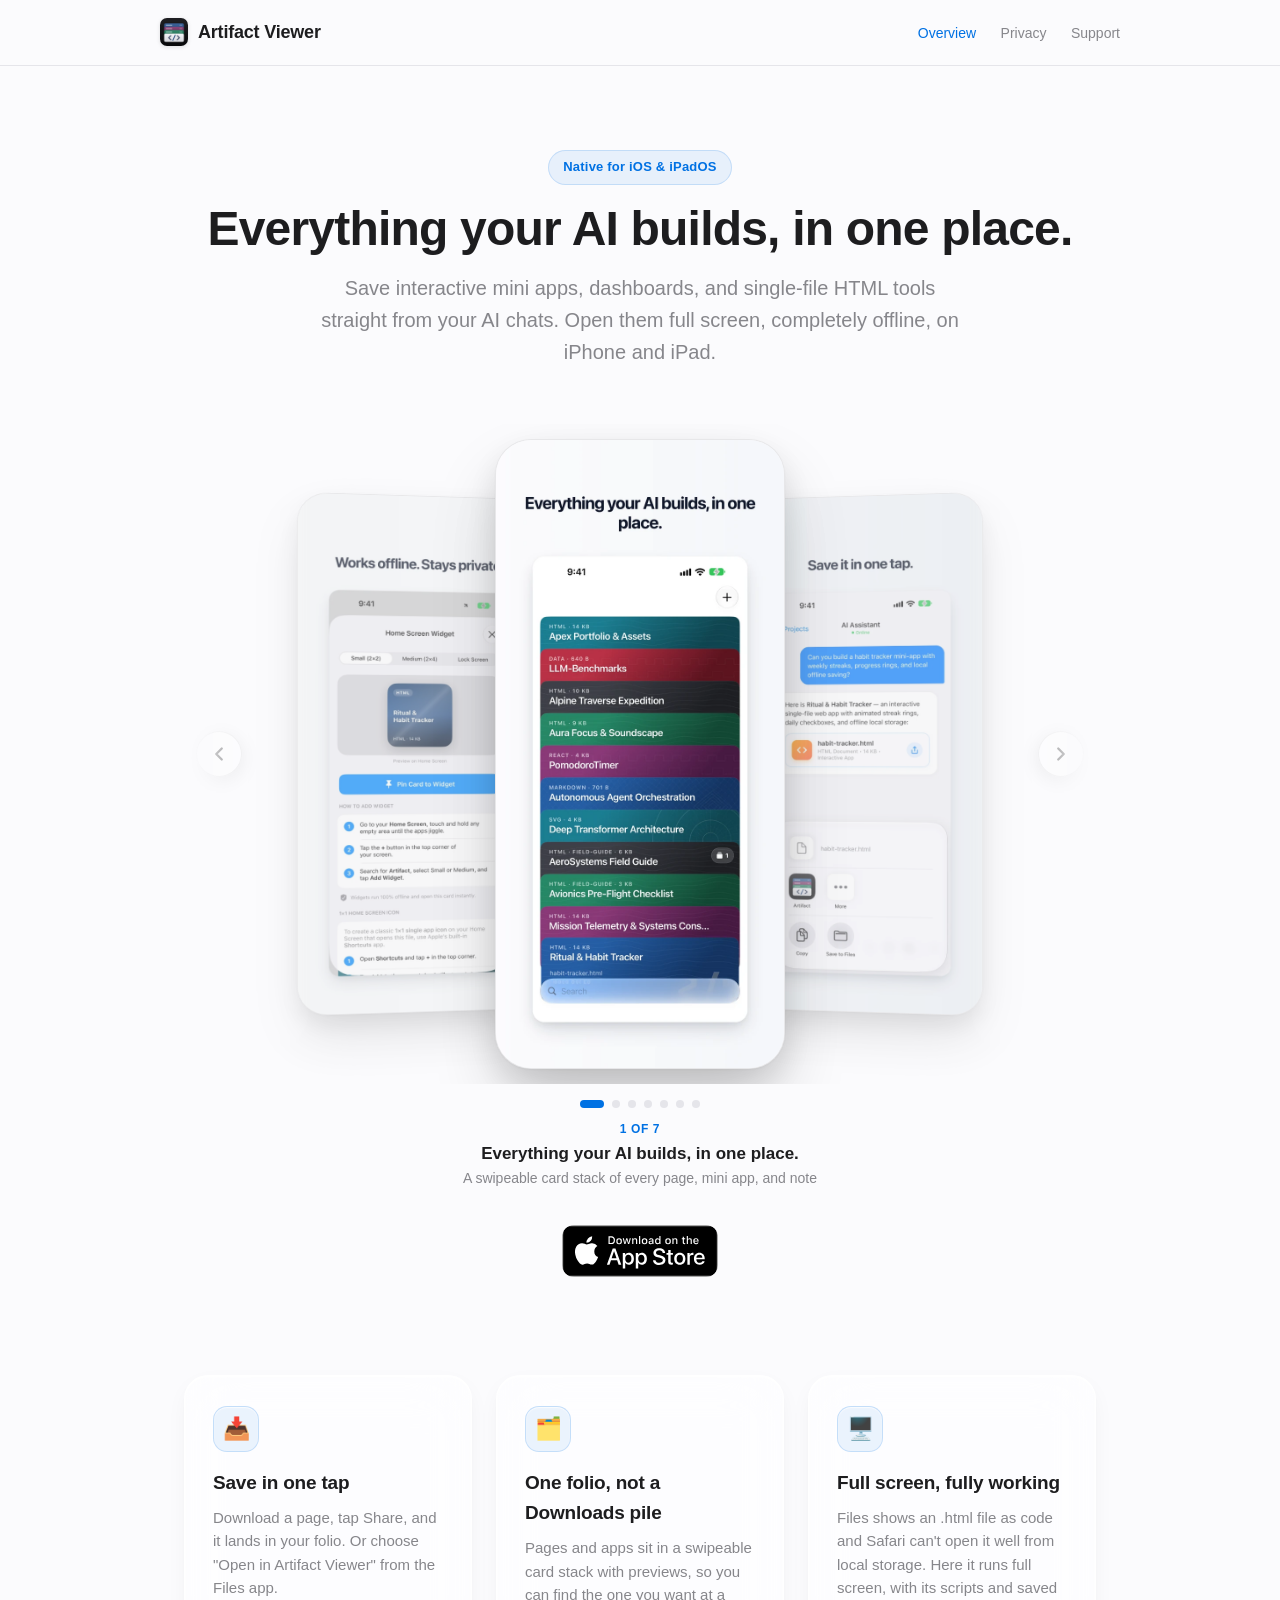
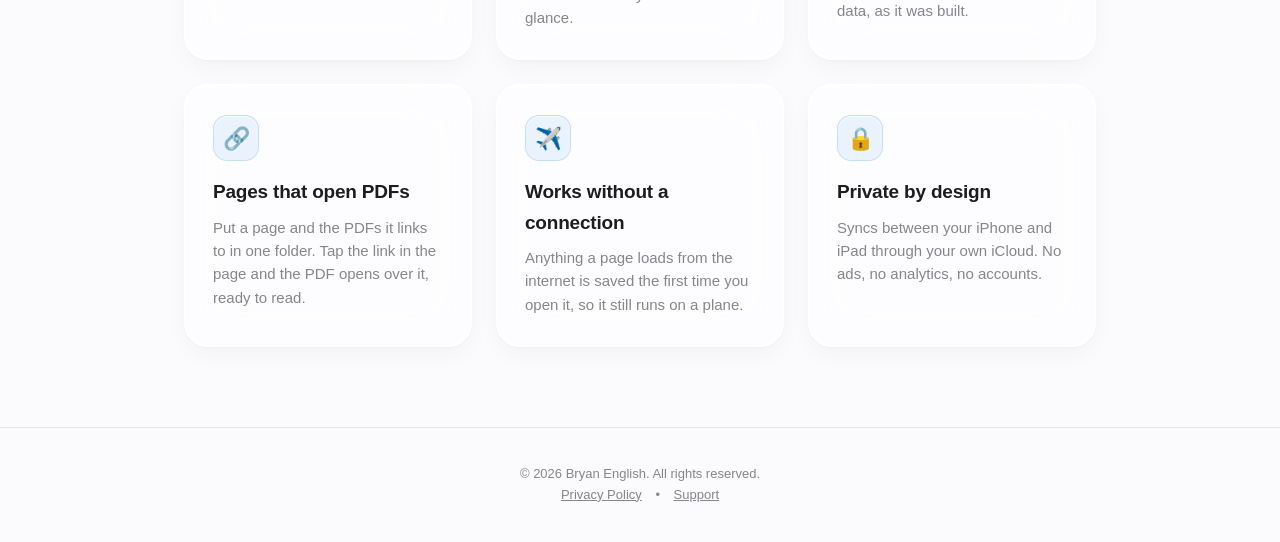
<file: index.html>
<!DOCTYPE html>
<html lang="en">
<head>
  <meta charset="UTF-8">
  <meta name="viewport" content="width=device-width, initial-scale=1.0">
  <title>Artifact Viewer — The Folio for Your AI-Made Artifacts</title>
  <meta name="description" content="Save the web pages and mini apps AI assistants build for you, keep them in one folio, and open them full screen offline on iPhone and iPad.">
  <link rel="stylesheet" href="style.css?v=20261029e">
  <style>
    .carousel-wrapper {
      position: relative;
      width: 100%;
      max-width: 960px;
      height: 660px;
      margin: 1.5rem auto 1rem;
      display: flex;
      align-items: center;
      justify-content: center;
      -webkit-mask-image: linear-gradient(to right, transparent 0%, black 14%, black 86%, transparent 100%);
      mask-image: linear-gradient(to right, transparent 0%, black 14%, black 86%, transparent 100%);
      overflow: visible;
    }
    .carousel-stage {
      position: relative;
      width: 100%;
      height: 100%;
      perspective: 1200px;
      transform-style: preserve-3d;
      display: flex;
      align-items: center;
      justify-content: center;
    }
    .carousel-slide {
      position: absolute;
      top: 50%;
      left: 50%;
      width: 290px;
      aspect-ratio: 1320 / 2868;
      border-radius: 36px;
      overflow: hidden;
      background: #fbfbfd;
      border: 1px solid rgba(0, 0, 0, 0.08);
      box-shadow: 0 1px 3px rgba(0, 0, 0, 0.04), 0 12px 28px rgba(0, 0, 0, 0.08), 0 28px 56px -6px rgba(0, 0, 0, 0.16);
      transition: transform 0.5s cubic-bezier(0.25, 1, 0.5, 1), opacity 0.45s ease, filter 0.45s ease, box-shadow 0.45s ease;
      user-select: none;
      cursor: pointer;
    }
    .carousel-slide picture, .carousel-slide img {
      display: block;
      width: 100%;
      height: 100%;
      object-fit: cover;
      pointer-events: none;
    }
    .carousel-slide.center {
      z-index: 10;
      opacity: 1;
      transform: translate(-50%, -50%) scale(1) translateZ(0);
      cursor: default;
      box-shadow: 0 1px 3px rgba(0, 0, 0, 0.04), 0 14px 34px rgba(0, 0, 0, 0.1), 0 36px 72px -8px rgba(0, 0, 0, 0.2);
    }
    .carousel-slide.left-1 {
      z-index: 5;
      opacity: 0.68;
      transform: translate(calc(-50% - 220px), -50%) scale(0.82) rotateY(7deg);
      filter: brightness(0.96);
    }
    .carousel-slide.right-1 {
      z-index: 5;
      opacity: 0.68;
      transform: translate(calc(-50% + 220px), -50%) scale(0.82) rotateY(-7deg);
      filter: brightness(0.96);
    }
    .carousel-slide.left-2, .carousel-slide.right-2 {
      z-index: 2;
      opacity: 0;
      pointer-events: none;
    }
    .carousel-slide.left-2 {
      transform: translate(calc(-50% - 360px), -50%) scale(0.68) rotateY(12deg);
    }
    .carousel-slide.right-2 {
      transform: translate(calc(-50% + 360px), -50%) scale(0.68) rotateY(-12deg);
    }
    .carousel-slide.hidden-far {
      z-index: 1;
      opacity: 0;
      transform: translate(-50%, -50%) scale(0.5);
      pointer-events: none;
    }
    @media (max-width: 640px) {
      .carousel-wrapper {
        height: 540px;
        -webkit-mask-image: linear-gradient(to right, transparent 0%, black 10%, black 90%, transparent 100%);
        mask-image: linear-gradient(to right, transparent 0%, black 10%, black 90%, transparent 100%);
      }
      .carousel-slide {
        width: min(240px, 68vw);
        border-radius: 30px;
      }
      .carousel-slide.left-1 {
        transform: translate(calc(-50% - 150px), -50%) scale(0.8) rotateY(6deg);
        opacity: 0.55;
      }
      .carousel-slide.right-1 {
        transform: translate(calc(-50% + 150px), -50%) scale(0.8) rotateY(-6deg);
        opacity: 0.55;
      }
      .carousel-slide.left-2 {
        transform: translate(calc(-50% - 260px), -50%) scale(0.65) rotateY(10deg);
      }
      .carousel-slide.right-2 {
        transform: translate(calc(-50% + 260px), -50%) scale(0.65) rotateY(-10deg);
      }
    }
  </style>
</head>
<body>
  <header>
    <div class="nav-container">
      <a href="index.html" class="brand">
        <img src="app-icon.png" alt="Artifact Viewer" class="brand-icon" width="28" height="28">
        <span>Artifact Viewer</span>
      </a>
      <nav>
        <a href="index.html" class="active">Overview</a>
        <a href="privacy.html">Privacy</a>
        <a href="support.html">Support</a>
      </nav>
    </div>
  </header>

  <main>
    <section class="hero">
      <span class="hero-tag">Native for iOS &amp; iPadOS</span>
      <h1>Everything your AI builds, in one place.</h1>
      <p>Save interactive mini apps, dashboards, and single-file HTML tools straight from your AI chats. Open them full screen, completely offline, on iPhone and iPad.</p>
      <div class="carousel-wrapper" aria-label="Artifact Viewer feature screenshots">
        <button class="carousel-nav prev" id="carouselPrev" aria-label="Previous screenshot" type="button">
          <svg width="22" height="22" viewBox="0 0 24 24" fill="none" stroke="currentColor" stroke-width="2.5" stroke-linecap="round" stroke-linejoin="round"><polyline points="15 18 9 12 15 6"></polyline></svg>
        </button>
        
        <div class="carousel-stage" id="carouselStage" tabindex="0" role="region" aria-roledescription="carousel" aria-label="Artifact Viewer feature showcase">
          <div class="carousel-slide center" data-index="0" data-title="Everything your AI builds, in one place." data-subtitle="A swipeable card stack of every page, mini app, and note">
            <picture>
              <source srcset="frames/frame-1.webp" type="image/webp">
              <img src="frames/frame-1.png" alt="Everything your AI builds, in one place. Artifact Viewer folio stack." loading="eager" width="330" height="717">
            </picture>
          </div>
          <div class="carousel-slide right-1" data-index="1" data-title="Save it in one tap." data-subtitle="Save HTML files directly from AI chat conversations via Share Sheet">
            <picture>
              <source srcset="frames/frame-2.webp" type="image/webp">
              <img src="frames/frame-2.png" alt="Save it in one tap. Native iOS Share Sheet integration." loading="lazy" width="330" height="717">
            </picture>
          </div>
          <div class="carousel-slide right-2" data-index="2" data-title="Or open it from Files." data-subtitle="Choose Open With Artifact directly inside the iOS Files app">
            <picture>
              <source srcset="frames/frame-3.webp" type="image/webp">
              <img src="frames/frame-3.png" alt="Or open it from Files. Files app integration." loading="lazy" width="330" height="717">
            </picture>
          </div>
          <div class="carousel-slide hidden-far" data-index="3" data-title="Full screen. Fully working." data-subtitle="Live interactive charts, filters, and state saved locally">
            <picture>
              <source srcset="frames/frame-4.webp" type="image/webp">
              <img src="frames/frame-4.png" alt="Full screen. Fully working. Apex Portfolio interactive dashboard." loading="lazy" width="330" height="717">
            </picture>
          </div>
          <div class="carousel-slide hidden-far" data-index="4" data-title="Pages that open PDFs." data-subtitle="Pages link directly to sibling PDFs and documents">
            <picture>
              <source srcset="frames/frame-5.webp" type="image/webp">
              <img src="frames/frame-5.png" alt="Pages that open PDFs. Field guide linked to operations manual." loading="lazy" width="330" height="717">
            </picture>
          </div>
          <div class="carousel-slide left-2" data-index="5" data-title="Read it right there." data-subtitle="Built-in PDF reader with centered Table of Contents and pill navigation">
            <picture>
              <source srcset="frames/frame-6.webp" type="image/webp">
              <img src="frames/frame-6.png" alt="Read it right there. Native PDF viewer with Table of Contents." loading="lazy" width="330" height="717">
            </picture>
          </div>
          <div class="carousel-slide left-1" data-index="6" data-title="Works offline. Stays private." data-subtitle="Cached offline storage, home screen widgets, and zero tracking">
            <picture>
              <source srcset="frames/frame-7.webp" type="image/webp">
              <img src="frames/frame-7.png" alt="Works offline. Stays private. Offline support and widgets." loading="lazy" width="330" height="717">
            </picture>
          </div>
        </div>

        <button class="carousel-nav next" id="carouselNext" aria-label="Next screenshot" type="button">
          <svg width="22" height="22" viewBox="0 0 24 24" fill="none" stroke="currentColor" stroke-width="2.5" stroke-linecap="round" stroke-linejoin="round"><polyline points="9 18 15 12 9 6"></polyline></svg>
        </button>
      </div>

      <div class="carousel-indicators">
        <div class="carousel-dots" id="carouselDots" role="tablist" aria-label="Select screenshot">
          <button class="dot active" role="tab" aria-selected="true" aria-label="Slide 1: Everything your AI builds" data-index="0"></button>
          <button class="dot" role="tab" aria-selected="false" aria-label="Slide 2: Save it in one tap" data-index="1"></button>
          <button class="dot" role="tab" aria-selected="false" aria-label="Slide 3: Or open it from Files" data-index="2"></button>
          <button class="dot" role="tab" aria-selected="false" aria-label="Slide 4: Full screen. Fully working" data-index="3"></button>
          <button class="dot" role="tab" aria-selected="false" aria-label="Slide 5: Pages that open PDFs" data-index="4"></button>
          <button class="dot" role="tab" aria-selected="false" aria-label="Slide 6: Read it right there" data-index="5"></button>
          <button class="dot" role="tab" aria-selected="false" aria-label="Slide 7: Works offline. Stays private" data-index="6"></button>
        </div>
        <div class="carousel-caption">
          <span class="caption-index" id="captionIndex">1 of 7</span>
          <span class="caption-title" id="captionTitle">Everything your AI builds, in one place.</span>
          <span class="caption-subtitle" id="captionSubtitle">A swipeable card stack of every page, mini app, and note</span>
        </div>
      </div>
      <a href="https://apps.apple.com/us/app/artifact-viewer/id6827463235" class="app-store-link" aria-label="Download on the App Store">
        <img src="app-store-badge.svg" alt="Download on the App Store" class="app-store-badge" width="160" height="54">
      </a>
    </section>

    <section class="features-grid">
      <div class="feature-card">
        <div class="feature-icon">📥</div>
        <h3>Save in one tap</h3>
        <p>Download a page, tap Share, and it lands in your folio. Or choose "Open in Artifact Viewer" from the Files app.</p>
      </div>
      <div class="feature-card">
        <div class="feature-icon">🗂️</div>
        <h3>One folio, not a Downloads pile</h3>
        <p>Pages and apps sit in a swipeable card stack with previews, so you can find the one you want at a glance.</p>
      </div>
      <div class="feature-card">
        <div class="feature-icon">🖥️</div>
        <h3>Full screen, fully working</h3>
        <p>Files shows an .html file as code and Safari can't open it well from local storage. Here it runs full screen, with its scripts and saved data, as it was built.</p>
      </div>
      <div class="feature-card">
        <div class="feature-icon">🔗</div>
        <h3>Pages that open PDFs</h3>
        <p>Put a page and the PDFs it links to in one folder. Tap the link in the page and the PDF opens over it, ready to read.</p>
      </div>
      <div class="feature-card">
        <div class="feature-icon">✈️</div>
        <h3>Works without a connection</h3>
        <p>Anything a page loads from the internet is saved the first time you open it, so it still runs on a plane.</p>
      </div>
      <div class="feature-card">
        <div class="feature-icon">🔒</div>
        <h3>Private by design</h3>
        <p>Syncs between your iPhone and iPad through your own iCloud. No ads, no analytics, no accounts.</p>
      </div>
    </section>
  </main>

  <footer>
    <p>&copy; 2026 Bryan English. All rights reserved.</p>
    <p>
      <a href="privacy.html">Privacy Policy</a> &bull;
      <a href="support.html">Support</a>
    </p>
  </footer>

  <script>
    (function() {
      const stage = document.getElementById('carouselStage');
      const prevBtn = document.getElementById('carouselPrev');
      const nextBtn = document.getElementById('carouselNext');
      const dots = Array.from(document.querySelectorAll('#carouselDots .dot'));
      const slides = Array.from(document.querySelectorAll('.carousel-slide'));
      const captionIndex = document.getElementById('captionIndex');
      const captionTitle = document.getElementById('captionTitle');
      const captionSubtitle = document.getElementById('captionSubtitle');

      if (!stage || !slides.length) return;

      const N = slides.length;
      let currentIndex = 0;

      function render() {
        slides.forEach((slide, i) => {
          // Circular shortest distance from currentIndex
          let offset = (i - currentIndex) % N;
          if (offset > Math.floor(N / 2)) offset -= N;
          if (offset < -Math.floor(N / 2)) offset += N;

          // Clear previous position classes
          slide.classList.remove('center', 'left-1', 'right-1', 'left-2', 'right-2', 'hidden-far');

          if (offset === 0) {
            slide.classList.add('center');
            slide.setAttribute('aria-hidden', 'false');
          } else if (offset === -1) {
            slide.classList.add('left-1');
            slide.setAttribute('aria-hidden', 'false');
          } else if (offset === 1) {
            slide.classList.add('right-1');
            slide.setAttribute('aria-hidden', 'false');
          } else if (offset === -2) {
            slide.classList.add('left-2');
            slide.setAttribute('aria-hidden', 'true');
          } else if (offset === 2) {
            slide.classList.add('right-2');
            slide.setAttribute('aria-hidden', 'true');
          } else {
            slide.classList.add('hidden-far');
            slide.setAttribute('aria-hidden', 'true');
          }
        });

        // Update indicator dots
        dots.forEach((dot, i) => {
          const isActive = i === currentIndex;
          dot.classList.toggle('active', isActive);
          dot.setAttribute('aria-selected', isActive ? 'true' : 'false');
        });

        // Update active caption
        const activeSlide = slides[currentIndex];
        if (activeSlide) {
          captionIndex.textContent = `${currentIndex + 1} of ${N}`;
          captionTitle.textContent = activeSlide.dataset.title || '';
          captionSubtitle.textContent = activeSlide.dataset.subtitle || '';
        }
      }

      function goTo(index) {
        currentIndex = ((index % N) + N) % N;
        render();
      }

      function goNext() {
        goTo(currentIndex + 1);
      }

      function goPrev() {
        goTo(currentIndex - 1);
      }

      // Next / Prev buttons
      nextBtn.addEventListener('click', goNext);
      prevBtn.addEventListener('click', goPrev);

      // Clicking any slide: if flanking, navigate directly to it
      slides.forEach((slide, i) => {
        slide.addEventListener('click', () => {
          if (i !== currentIndex) {
            goTo(i);
          }
        });
      });

      // Indicator dots
      dots.forEach((dot, i) => {
        dot.addEventListener('click', () => goTo(i));
      });

      // Keyboard navigation
      window.addEventListener('keydown', (e) => {
        if (e.key === 'ArrowLeft') {
          goPrev();
        } else if (e.key === 'ArrowRight') {
          goNext();
        }
      });

      // Touch swipe gestures
      let touchStartX = 0;
      let touchStartY = 0;

      stage.addEventListener('touchstart', (e) => {
        if (!e.touches.length) return;
        touchStartX = e.touches[0].clientX;
        touchStartY = e.touches[0].clientY;
      }, { passive: true });

      stage.addEventListener('touchend', (e) => {
        if (!e.changedTouches.length) return;
        const dx = e.changedTouches[0].clientX - touchStartX;
        const dy = e.changedTouches[0].clientY - touchStartY;
        if (Math.abs(dx) > 35 && Math.abs(dx) > Math.abs(dy)) {
          if (dx < 0) {
            goNext();
          } else {
            goPrev();
          }
        }
      }, { passive: true });

      // Initial render without transition flash
      render();
      requestAnimationFrame(() => {
        requestAnimationFrame(() => {
          stage.classList.add('ready');
        });
      });
    })();
  </script>
</body>
</html>
</file>
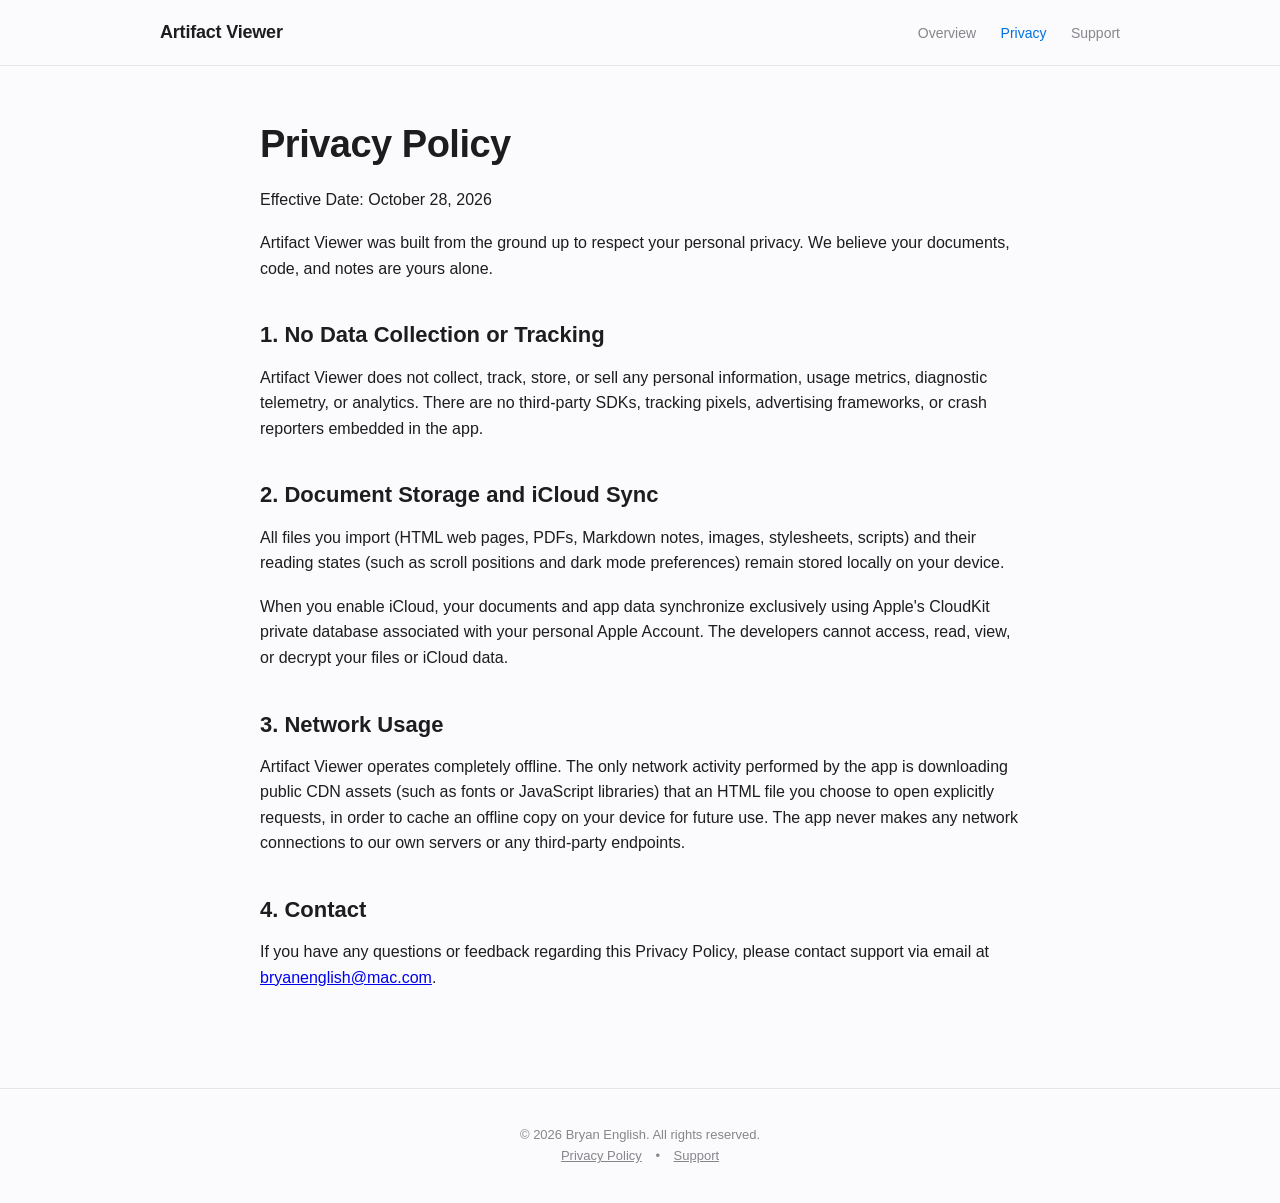
<file: privacy.html>
<!DOCTYPE html>
<html lang="en">
<head>
  <meta charset="UTF-8">
  <meta name="viewport" content="width=device-width, initial-scale=1.0">
  <title>Privacy Policy — Artifact Viewer</title>
  <meta name="description" content="Artifact Viewer privacy policy: Zero data collection, zero analytics, private iCloud synchronization.">
  <link rel="stylesheet" href="style.css">
</head>
<body>
  <header>
    <div class="nav-container">
      <a href="index.html" class="brand">Artifact Viewer</a>
      <nav>
        <a href="index.html">Overview</a>
        <a href="privacy.html" class="active">Privacy</a>
        <a href="support.html">Support</a>
      </nav>
    </div>
  </header>

  <main>
    <article class="content-page">
      <h1>Privacy Policy</h1>
      <p class="effective-date">Effective Date: October 28, 2026</p>

      <p>Artifact Viewer was built from the ground up to respect your personal privacy. We believe your documents, code, and notes are yours alone.</p>

      <h2>1. No Data Collection or Tracking</h2>
      <p>Artifact Viewer does not collect, track, store, or sell any personal information, usage metrics, diagnostic telemetry, or analytics. There are no third-party SDKs, tracking pixels, advertising frameworks, or crash reporters embedded in the app.</p>

      <h2>2. Document Storage and iCloud Sync</h2>
      <p>All files you import (HTML web pages, PDFs, Markdown notes, images, stylesheets, scripts) and their reading states (such as scroll positions and dark mode preferences) remain stored locally on your device.</p>
      <p>When you enable iCloud, your documents and app data synchronize exclusively using Apple's CloudKit private database associated with your personal Apple Account. The developers cannot access, read, view, or decrypt your files or iCloud data.</p>

      <h2>3. Network Usage</h2>
      <p>Artifact Viewer operates completely offline. The only network activity performed by the app is downloading public CDN assets (such as fonts or JavaScript libraries) that an HTML file you choose to open explicitly requests, in order to cache an offline copy on your device for future use. The app never makes any network connections to our own servers or any third-party endpoints.</p>

      <h2>4. Contact</h2>
      <p>If you have any questions or feedback regarding this Privacy Policy, please contact support via email at <a href="mailto:bryanenglish@mac.com">bryanenglish@mac.com</a>.</p>
    </article>
  </main>

  <footer>
    <p>&copy; 2026 Bryan English. All rights reserved.</p>
    <p>
      <a href="privacy.html">Privacy Policy</a> &bull;
      <a href="support.html">Support</a>
    </p>
  </footer>
</body>
</html>
</file>
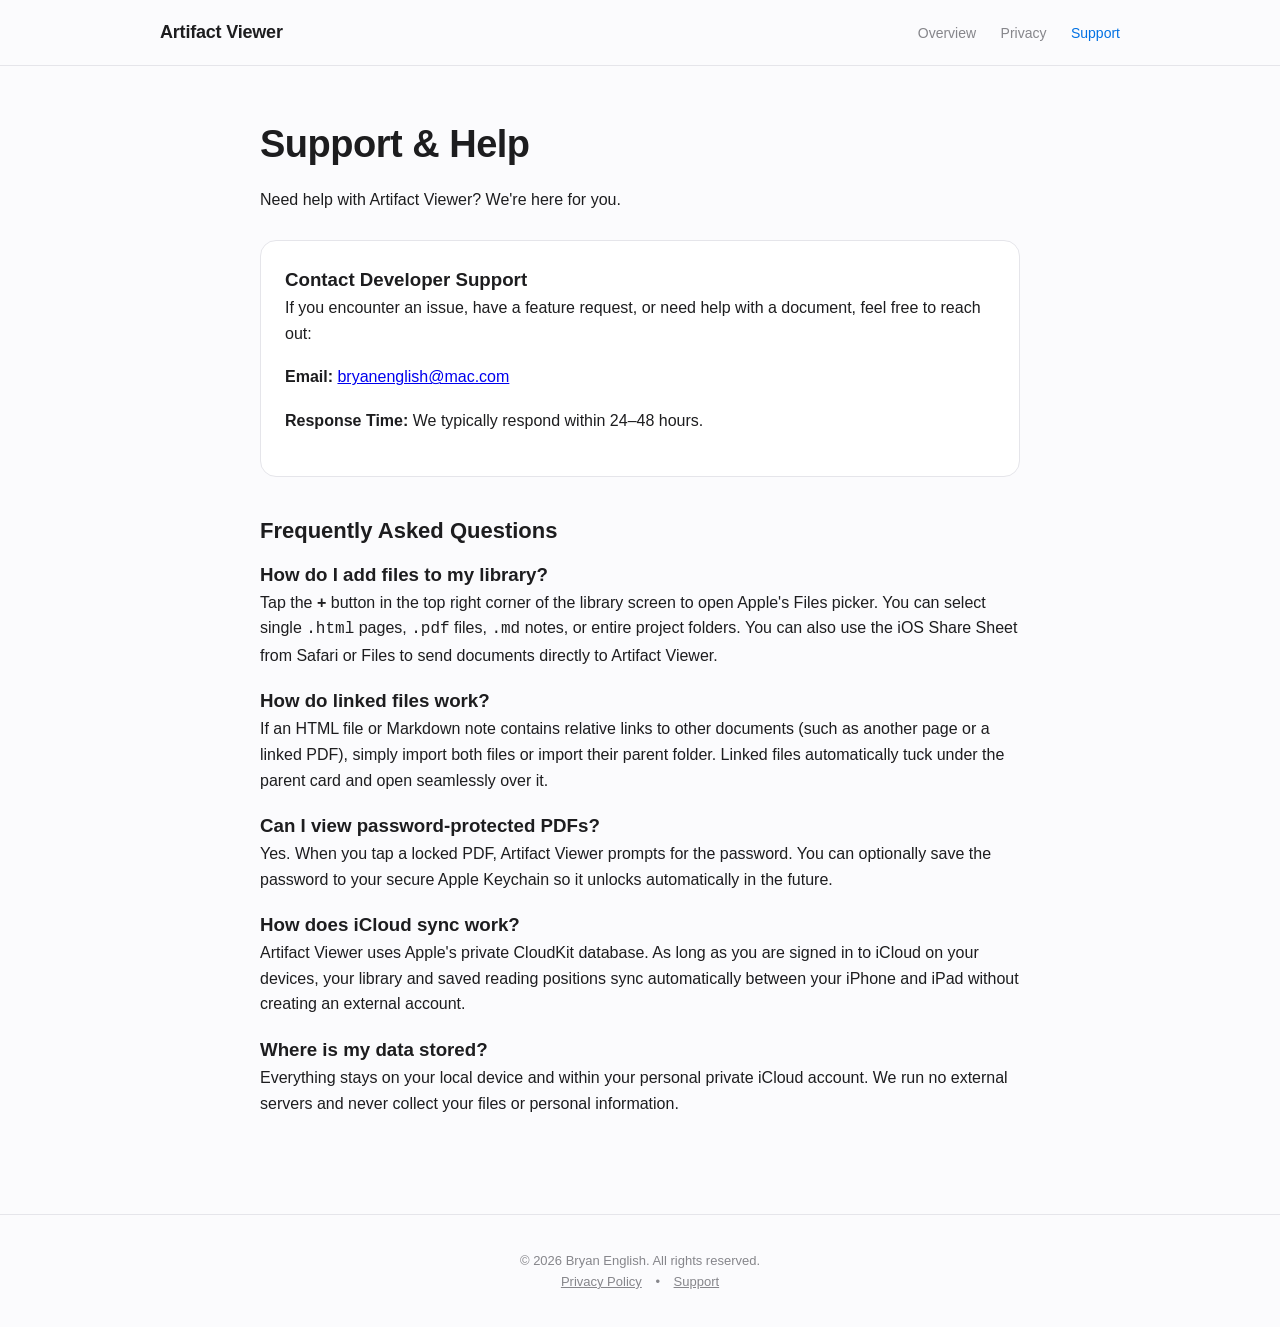
<file: support.html>
<!DOCTYPE html>
<html lang="en">
<head>
  <meta charset="UTF-8">
  <meta name="viewport" content="width=device-width, initial-scale=1.0">
  <title>Support & FAQ — Artifact Viewer</title>
  <meta name="description" content="Help, FAQs, and support contact for Artifact Viewer for iOS.">
  <link rel="stylesheet" href="style.css">
</head>
<body>
  <header>
    <div class="nav-container">
      <a href="index.html" class="brand">Artifact Viewer</a>
      <nav>
        <a href="index.html">Overview</a>
        <a href="privacy.html">Privacy</a>
        <a href="support.html" class="active">Support</a>
      </nav>
    </div>
  </header>

  <main>
    <article class="content-page">
      <h1>Support & Help</h1>
      <p class="effective-date">Need help with Artifact Viewer? We're here for you.</p>

      <div class="support-box">
        <h3>Contact Developer Support</h3>
        <p>If you encounter an issue, have a feature request, or need help with a document, feel free to reach out:</p>
        <p><strong>Email:</strong> <a href="mailto:bryanenglish@mac.com">bryanenglish@mac.com</a></p>
        <p><strong>Response Time:</strong> We typically respond within 24–48 hours.</p>
      </div>

      <h2>Frequently Asked Questions</h2>

      <h3>How do I add files to my library?</h3>
      <p>Tap the <strong>+</strong> button in the top right corner of the library screen to open Apple's Files picker. You can select single <code>.html</code> pages, <code>.pdf</code> files, <code>.md</code> notes, or entire project folders. You can also use the iOS Share Sheet from Safari or Files to send documents directly to Artifact Viewer.</p>

      <h3>How do linked files work?</h3>
      <p>If an HTML file or Markdown note contains relative links to other documents (such as another page or a linked PDF), simply import both files or import their parent folder. Linked files automatically tuck under the parent card and open seamlessly over it.</p>

      <h3>Can I view password-protected PDFs?</h3>
      <p>Yes. When you tap a locked PDF, Artifact Viewer prompts for the password. You can optionally save the password to your secure Apple Keychain so it unlocks automatically in the future.</p>

      <h3>How does iCloud sync work?</h3>
      <p>Artifact Viewer uses Apple's private CloudKit database. As long as you are signed in to iCloud on your devices, your library and saved reading positions sync automatically between your iPhone and iPad without creating an external account.</p>

      <h3>Where is my data stored?</h3>
      <p>Everything stays on your local device and within your personal private iCloud account. We run no external servers and never collect your files or personal information.</p>
    </article>
  </main>

  <footer>
    <p>&copy; 2026 Bryan English. All rights reserved.</p>
    <p>
      <a href="privacy.html">Privacy Policy</a> &bull;
      <a href="support.html">Support</a>
    </p>
  </footer>
</body>
</html>
</file>
<file: style.css>
:root {
  --bg: #fbfbfd;
  --card-bg: #ffffff;
  --text: #1d1d1f;
  --text-muted: #86868b;
  --border: #e5e5ea;
  --accent: #0071e3;
  --accent-hover: #0077ed;
  --card-shadow: 0 4px 20px rgba(0, 0, 0, 0.05);
}

@media (prefers-color-scheme: dark) {
  :root {
    --bg: #000000;
    --card-bg: #1c1c1e;
    --text: #f5f5f7;
    --text-muted: #a1a1a6;
    --border: #2c2c2e;
    --accent: #2997ff;
    --accent-hover: #40a9ff;
    --card-shadow: 0 4px 20px rgba(0, 0, 0, 0.4);
  }
}

* {
  box-sizing: border-box;
  margin: 0;
  padding: 0;
}

img {
  max-width: 100%;
  height: auto;
}

html, body {
  overflow-x: hidden;
  width: 100%;
}

body {
  font-family: -apple-system, BlinkMacSystemFont, "SF Pro Text", "Segoe UI", Roboto, Helvetica, Arial, sans-serif;
  background-color: var(--bg);
  color: var(--text);
  line-height: 1.6;
  -webkit-font-smoothing: antialiased;
}

header {
  border-bottom: 1px solid var(--border);
  padding: 18px 24px;
  background: var(--bg);
  position: sticky;
  top: 0;
  z-index: 100;
  backdrop-filter: blur(20px);
}

.nav-container {
  max-width: 960px;
  margin: 0 auto;
  display: flex;
  justify-content: space-between;
  align-items: center;
}

.brand {
  font-size: 18px;
  font-weight: 700;
  color: var(--text);
  text-decoration: none;
  display: flex;
  align-items: center;
  gap: 10px;
  letter-spacing: -0.2px;
}

.brand-icon {
  width: 28px;
  height: 28px;
  border-radius: 7px;
  box-shadow: 0 1px 4px rgba(0, 0, 0, 0.12);
  display: block;
}

nav a {
  color: var(--text-muted);
  text-decoration: none;
  font-size: 14px;
  font-weight: 500;
  margin-left: 20px;
  transition: color 0.15s ease;
}

nav a:hover, nav a.active {
  color: var(--accent);
}

main {
  max-width: 960px;
  margin: 0 auto;
  padding: 48px 24px 80px;
}

.hero {
  display: flex;
  flex-direction: column;
  align-items: center;
  text-align: center;
  padding: 36px 0 50px;
  width: 100%;
  max-width: 100%;
  min-width: 0;
}

.hero-tag {
  display: inline-flex;
  align-items: center;
  font-size: 13px;
  font-weight: 600;
  color: var(--accent);
  background: rgba(0, 113, 227, 0.08);
  padding: 6px 14px;
  border-radius: 980px;
  border: 1px solid rgba(0, 113, 227, 0.16);
  letter-spacing: 0.2px;
  margin-bottom: 16px;
}

@media (prefers-color-scheme: dark) {
  .hero-tag {
    background: rgba(41, 151, 255, 0.12);
    border-color: rgba(41, 151, 255, 0.24);
  }
}

.hero h1 {
  font-size: 48px;
  font-weight: 700;
  letter-spacing: -0.8px;
  margin-bottom: 16px;
  line-height: 1.15;
}

.hero p {
  font-size: 20px;
  color: var(--text-muted);
  max-width: 640px;
  margin: 0 auto 32px;
}

.app-store-link {
  display: inline-block;
  transition: transform 0.2s cubic-bezier(0.2, 0.8, 0.2, 1), filter 0.2s ease;
  line-height: 0;
  border-radius: 13px;
}

.app-store-link:hover {
  transform: translateY(-2px) scale(1.02);
  filter: drop-shadow(0 8px 24px rgba(0, 0, 0, 0.24));
}

.app-store-link:active {
  transform: translateY(0) scale(0.98);
}

.app-store-badge {
  height: 52px;
  width: auto;
  display: block;
  border-radius: 12px;
}

.features-grid {
  display: grid;
  grid-template-columns: repeat(auto-fit, minmax(280px, 1fr));
  gap: 24px;
  margin-top: 48px;
}

.feature-card {
  position: relative;
  background: rgba(255, 255, 255, 0.58);
  backdrop-filter: blur(28px) saturate(190%);
  -webkit-backdrop-filter: blur(28px) saturate(190%);
  border: 1px solid rgba(255, 255, 255, 0.8);
  border-radius: 24px;
  padding: 30px 28px;
  box-shadow:
    0 1px 2px rgba(0, 0, 0, 0.03),
    0 8px 24px -4px rgba(0, 0, 0, 0.05),
    inset 0 1px 1px rgba(255, 255, 255, 0.95);
  transition: transform 0.25s cubic-bezier(0.2, 0.8, 0.2, 1), box-shadow 0.25s ease, border-color 0.25s ease;
}

.feature-card:hover {
  transform: translateY(-4px);
  border-color: rgba(0, 113, 227, 0.35);
  box-shadow:
    0 2px 6px rgba(0, 0, 0, 0.04),
    0 18px 38px -4px rgba(0, 0, 0, 0.09),
    inset 0 1px 1px rgba(255, 255, 255, 1);
}

.feature-icon {
  width: 46px;
  height: 46px;
  border-radius: 14px;
  background: rgba(0, 113, 227, 0.08);
  border: 1px solid rgba(0, 113, 227, 0.16);
  display: flex;
  align-items: center;
  justify-content: center;
  font-size: 22px;
  margin-bottom: 16px;
  box-shadow: inset 0 1px 1px rgba(255, 255, 255, 0.7);
}

.feature-card h3 {
  font-size: 19px;
  font-weight: 600;
  color: var(--text);
  margin-bottom: 8px;
  letter-spacing: -0.2px;
}

.feature-card p {
  font-size: 15px;
  color: var(--text-muted);
  line-height: 1.55;
}

.content-page {
  max-width: 760px;
  margin: 0 auto;
}

.content-page h1 {
  font-size: 38px;
  font-weight: 700;
  letter-spacing: -0.5px;
  margin-bottom: 12px;
}

.effective-date {
  font-size: 14px;
  color: var(--text-muted);
  margin-bottom: 36px;
}

.content-page h2 {
  font-size: 22px;
  font-weight: 600;
  margin-top: 36px;
  margin-bottom: 12px;
}

.content-page p, .content-page ul {
  font-size: 16px;
  color: var(--text);
  margin-bottom: 18px;
}

.content-page ul {
  padding-left: 24px;
}

.content-page li {
  margin-bottom: 8px;
}

.support-box {
  background: var(--card-bg);
  border: 1px solid var(--border);
  border-radius: 16px;
  padding: 24px;
  margin: 28px 0;
}

footer {
  border-top: 1px solid var(--border);
  padding: 36px 24px;
  text-align: center;
  font-size: 13px;
  color: var(--text-muted);
}

footer a {
  color: var(--text-muted);
  text-decoration: underline;
  margin: 0 10px;
}

footer a:hover {
  color: var(--text);
}

/* 3D Circular Carousel */
.carousel-wrapper {
  position: relative;
  width: 100%;
  max-width: 960px;
  height: 660px;
  margin: 1.5rem auto 1rem;
  display: flex;
  align-items: center;
  justify-content: center;
  -webkit-mask-image: linear-gradient(to right, transparent 0%, black 14%, black 86%, transparent 100%);
  mask-image: linear-gradient(to right, transparent 0%, black 14%, black 86%, transparent 100%);
  overflow: visible;
}

.carousel-stage {
  position: relative;
  width: 100%;
  height: 100%;
  perspective: 1200px;
  transform-style: preserve-3d;
  display: flex;
  align-items: center;
  justify-content: center;
}

.carousel-stage:not(.ready) .carousel-slide {
  transition: none !important;
}

.carousel-slide {
  position: absolute;
  top: 50%;
  left: 50%;
  width: 290px;
  aspect-ratio: 1320 / 2868;
  border-radius: 36px;
  overflow: hidden;
  background: #fbfbfd;
  border: 1px solid rgba(0, 0, 0, 0.08);
  box-shadow:
    0 1px 3px rgba(0, 0, 0, 0.04),
    0 12px 28px rgba(0, 0, 0, 0.08),
    0 28px 56px -6px rgba(0, 0, 0, 0.16);
  transition:
    transform 0.5s cubic-bezier(0.25, 1, 0.5, 1),
    opacity 0.45s ease,
    filter 0.45s ease,
    box-shadow 0.45s ease;
  user-select: none;
  cursor: pointer;
  will-change: transform, opacity;
}

.carousel-slide picture,
.carousel-slide img {
  display: block;
  width: 100%;
  height: 100%;
  object-fit: cover;
  pointer-events: none;
}

/* Base states applied via JS classes / transforms */
.carousel-slide.center {
  z-index: 10;
  opacity: 1;
  transform: translate(-50%, -50%) scale(1) translateZ(0);
  cursor: default;
  box-shadow:
    0 1px 3px rgba(0, 0, 0, 0.04),
    0 14px 34px rgba(0, 0, 0, 0.1),
    0 36px 72px -8px rgba(0, 0, 0, 0.2);
}

.carousel-slide.left-1 {
  z-index: 5;
  opacity: 0.68;
  transform: translate(calc(-50% - 220px), -50%) scale(0.82) rotateY(7deg);
  filter: brightness(0.96);
}

.carousel-slide.right-1 {
  z-index: 5;
  opacity: 0.68;
  transform: translate(calc(-50% + 220px), -50%) scale(0.82) rotateY(-7deg);
  filter: brightness(0.96);
}

.carousel-slide.left-2 {
  z-index: 2;
  opacity: 0;
  transform: translate(calc(-50% - 360px), -50%) scale(0.68) rotateY(12deg);
  filter: brightness(0.9);
  pointer-events: none;
}

.carousel-slide.right-2 {
  z-index: 2;
  opacity: 0;
  transform: translate(calc(-50% + 360px), -50%) scale(0.68) rotateY(-12deg);
  filter: brightness(0.9);
  pointer-events: none;
}

.carousel-slide.hidden-far {
  z-index: 1;
  opacity: 0;
  transform: translate(-50%, -50%) scale(0.5);
  pointer-events: none;
}

.carousel-nav {
  position: absolute;
  top: 50%;
  transform: translateY(-50%);
  width: 46px;
  height: 46px;
  border-radius: 50%;
  background: rgba(255, 255, 255, 0.88);
  backdrop-filter: blur(20px);
  -webkit-backdrop-filter: blur(20px);
  border: 1px solid rgba(0, 0, 0, 0.1);
  color: var(--text);
  box-shadow: 0 4px 18px rgba(0, 0, 0, 0.14);
  display: flex;
  align-items: center;
  justify-content: center;
  cursor: pointer;
  z-index: 30;
  transition: background 0.15s ease, transform 0.15s ease, box-shadow 0.15s ease;
}

.carousel-nav:hover {
  background: #ffffff;
  transform: translateY(-50%) scale(1.08);
  box-shadow: 0 6px 22px rgba(0, 0, 0, 0.18);
}

.carousel-nav:active {
  transform: translateY(-50%) scale(0.96);
}

.carousel-nav.prev {
  left: 12px;
}

.carousel-nav.next {
  right: 12px;
}

.carousel-indicators {
  display: flex;
  flex-direction: column;
  align-items: center;
  margin-bottom: 2.25rem;
  gap: 12px;
}

.carousel-dots {
  display: flex;
  align-items: center;
  gap: 8px;
}

.carousel-dots .dot {
  width: 8px;
  height: 8px;
  border-radius: 4px;
  background: var(--border);
  border: none;
  cursor: pointer;
  padding: 0;
  transition: width 0.25s cubic-bezier(0.2, 0.8, 0.2, 1), background 0.2s ease;
}

.carousel-dots .dot.active {
  width: 24px;
  background: var(--accent);
}

.carousel-caption {
  display: flex;
  flex-direction: column;
  align-items: center;
  text-align: center;
  gap: 4px;
  max-width: 520px;
}

.caption-index {
  font-size: 12px;
  font-weight: 600;
  color: var(--accent);
  text-transform: uppercase;
  letter-spacing: 0.6px;
}

.caption-title {
  font-size: 17px;
  font-weight: 600;
  color: var(--text);
  line-height: 1.3;
}

.caption-subtitle {
  font-size: 14px;
  color: var(--text-muted);
  line-height: 1.4;
}

@media (prefers-color-scheme: dark) {
  .app-store-link:hover {
    filter: drop-shadow(0 8px 28px rgba(255, 255, 255, 0.22));
  }

  .feature-card {
    background: rgba(30, 30, 32, 0.58);
    border: 1px solid rgba(255, 255, 255, 0.12);
    box-shadow:
      0 4px 24px rgba(0, 0, 0, 0.4),
      inset 0 1px 1px rgba(255, 255, 255, 0.12);
  }

  .feature-card:hover {
    border-color: rgba(41, 151, 255, 0.45);
    box-shadow:
      0 8px 32px rgba(0, 0, 0, 0.6),
      inset 0 1px 1px rgba(255, 255, 255, 0.2);
  }

  .feature-icon {
    background: rgba(41, 151, 255, 0.12);
    border-color: rgba(41, 151, 255, 0.25);
    box-shadow: inset 0 1px 1px rgba(255, 255, 255, 0.1);
  }

  .carousel-slide {
    background: #1c1c1e;
    border-color: rgba(255, 255, 255, 0.14);
    box-shadow:
      0 4px 16px rgba(0, 0, 0, 0.6),
      0 20px 48px rgba(0, 0, 0, 0.8);
  }

  .carousel-slide.center {
    box-shadow:
      0 8px 24px rgba(0, 0, 0, 0.7),
      0 32px 72px rgba(0, 0, 0, 0.9);
  }

  .carousel-nav {
    background: rgba(44, 44, 46, 0.88);
    border-color: rgba(255, 255, 255, 0.16);
    color: #ffffff;
    box-shadow: 0 4px 16px rgba(0, 0, 0, 0.5);
  }

  .carousel-nav:hover {
    background: #3a3a3c;
  }
}

@media (max-width: 640px) {
  .carousel-wrapper {
    height: 540px;
    -webkit-mask-image: linear-gradient(to right, transparent 0%, black 10%, black 90%, transparent 100%);
    mask-image: linear-gradient(to right, transparent 0%, black 10%, black 90%, transparent 100%);
  }

  .carousel-slide {
    width: min(240px, 68vw);
    border-radius: 30px;
  }

  .carousel-slide.left-1 {
    transform: translate(calc(-50% - 150px), -50%) scale(0.8) rotateY(6deg);
    opacity: 0.55;
  }

  .carousel-slide.right-1 {
    transform: translate(calc(-50% + 150px), -50%) scale(0.8) rotateY(-6deg);
    opacity: 0.55;
  }

  .carousel-slide.left-2 {
    transform: translate(calc(-50% - 260px), -50%) scale(0.65) rotateY(10deg);
    opacity: 0.15;
  }

  .carousel-slide.right-2 {
    transform: translate(calc(-50% + 260px), -50%) scale(0.65) rotateY(-10deg);
    opacity: 0.15;
  }

  .carousel-nav {
    width: 38px;
    height: 38px;
  }

  .carousel-nav.prev {
    left: 4px;
  }

  .carousel-nav.next {
    right: 4px;
  }

  .caption-title {
    font-size: 15px;
  }

  .caption-subtitle {
    font-size: 13px;
  }
}

@media (max-width: 640px) {
  header {
    padding: 12px 14px;
  }
  .brand {
    font-size: 15px;
  }
  nav a {
    margin-left: 8px;
    font-size: 12px;
  }
  .hero h1 {
    font-size: 28px;
    letter-spacing: -0.5px;
  }
  .hero p {
    font-size: 15px;
    line-height: 1.45;
  }
  main {
    padding: 24px 14px 48px;
  }
}
</file>
